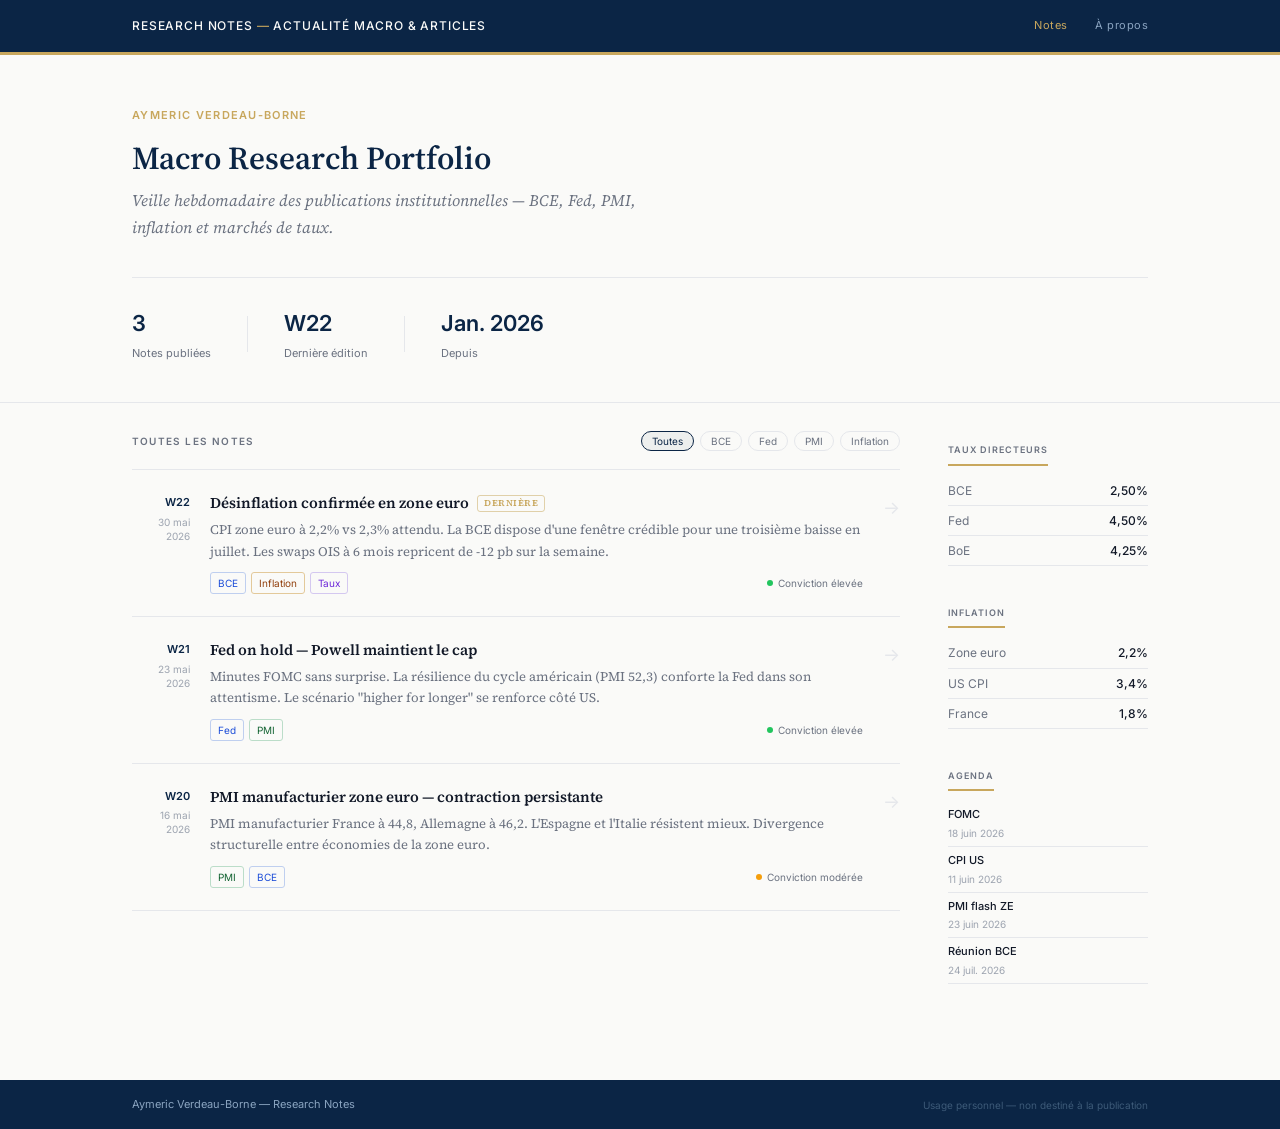
<file: index.html>
<!DOCTYPE html>
<html lang="fr">
<head>
  <meta charset="UTF-8" />
  <meta name="viewport" content="width=device-width, initial-scale=1.0" />
  <title>Research Notes — Aymeric Verdeau-Borne</title>
  <link rel="preconnect" href="https://fonts.googleapis.com" />
  <link rel="preconnect" href="https://fonts.gstatic.com" crossorigin />
  <link href="https://fonts.googleapis.com/css2?family=Inter:wght@400;500;600&family=Source+Serif+4:ital,opsz,wght@0,8..60,400;0,8..60,600;1,8..60,400&display=swap" rel="stylesheet" />
  <link rel="stylesheet" href="assets/css/style.css" />
</head>
<body>

  <!-- TOPBAR -->
  <header class="topbar">
    <div class="topbar-inner">
      <span class="logo">Research Notes <span class="logo-sep">—</span> Actualité Macro &amp; Articles</span>
      <nav class="nav">
        <a href="index.html" class="nav-link active">Notes</a>
        <a href="about.html" class="nav-link">À propos</a>
      </nav>
    </div>
  </header>

  <!-- HERO -->
  <section class="hero">
    <div class="container">
      <p class="eyebrow">Aymeric Verdeau-Borne</p>
      <h1 class="hero-title">Macro Research Portfolio</h1>
      <p class="hero-desc">Veille hebdomadaire des publications institutionnelles — BCE, Fed, PMI, inflation et marchés de taux.</p>
      <div class="hero-stats">
        <div class="stat">
          <span class="stat-val" id="note-count">—</span>
          <span class="stat-label">Notes publiées</span>
        </div>
        <div class="stat-divider"></div>
        <div class="stat">
          <span class="stat-val" id="latest-week">—</span>
          <span class="stat-label">Dernière édition</span>
        </div>
        <div class="stat-divider"></div>
        <div class="stat">
          <span class="stat-val" id="since-date">Jan. 2026</span>
          <span class="stat-label">Depuis</span>
        </div>
      </div>
    </div>
  </section>

  <!-- BODY -->
  <div class="body-layout container">

    <!-- NOTES LIST -->
    <main class="notes-col">
      <div class="col-header">
        <span class="col-title">Toutes les notes</span>
        <div class="filters" id="filters">
          <button class="pill active" data-filter="all">Toutes</button>
          <button class="pill" data-filter="BCE">BCE</button>
          <button class="pill" data-filter="Fed">Fed</button>
          <button class="pill" data-filter="PMI">PMI</button>
          <button class="pill" data-filter="Inflation">Inflation</button>
        </div>
      </div>
      <div id="notes-list">
        <!-- Injected by JS -->
        <div class="loading">Chargement des notes…</div>
      </div>
    </main>

    <!-- SIDEBAR -->
    <aside class="sidebar">
      <div class="sb-block">
        <div class="sb-label">Taux directeurs</div>
        <div class="sb-row"><span>BCE</span><span class="sb-val">2,50%</span></div>
        <div class="sb-row"><span>Fed</span><span class="sb-val">4,50%</span></div>
        <div class="sb-row"><span>BoE</span><span class="sb-val">4,25%</span></div>
      </div>
      <div class="sb-block">
        <div class="sb-label">Inflation</div>
        <div class="sb-row"><span>Zone euro</span><span class="sb-val">2,2%</span></div>
        <div class="sb-row"><span>US CPI</span><span class="sb-val">3,4%</span></div>
        <div class="sb-row"><span>France</span><span class="sb-val">1,8%</span></div>
      </div>
      <div class="sb-block">
        <div class="sb-label">Agenda</div>
        <div class="sb-event"><span class="sb-event-name">FOMC</span><span class="sb-event-date">18 juin 2026</span></div>
        <div class="sb-event"><span class="sb-event-name">CPI US</span><span class="sb-event-date">11 juin 2026</span></div>
        <div class="sb-event"><span class="sb-event-name">PMI flash ZE</span><span class="sb-event-date">23 juin 2026</span></div>
        <div class="sb-event"><span class="sb-event-name">Réunion BCE</span><span class="sb-event-date">24 juil. 2026</span></div>
      </div>
    </aside>

  </div>

  <!-- FOOTER -->
  <footer class="footer">
    <div class="footer-inner">
      <span class="footer-name">Aymeric Verdeau-Borne — Research Notes</span>
      <span class="footer-disc">Usage personnel — non destiné à la publication</span>
    </div>
  </footer>

  <script src="assets/js/notes-registry.js"></script>
  <script src="assets/js/main.js"></script>
</body>
</html>
</file>
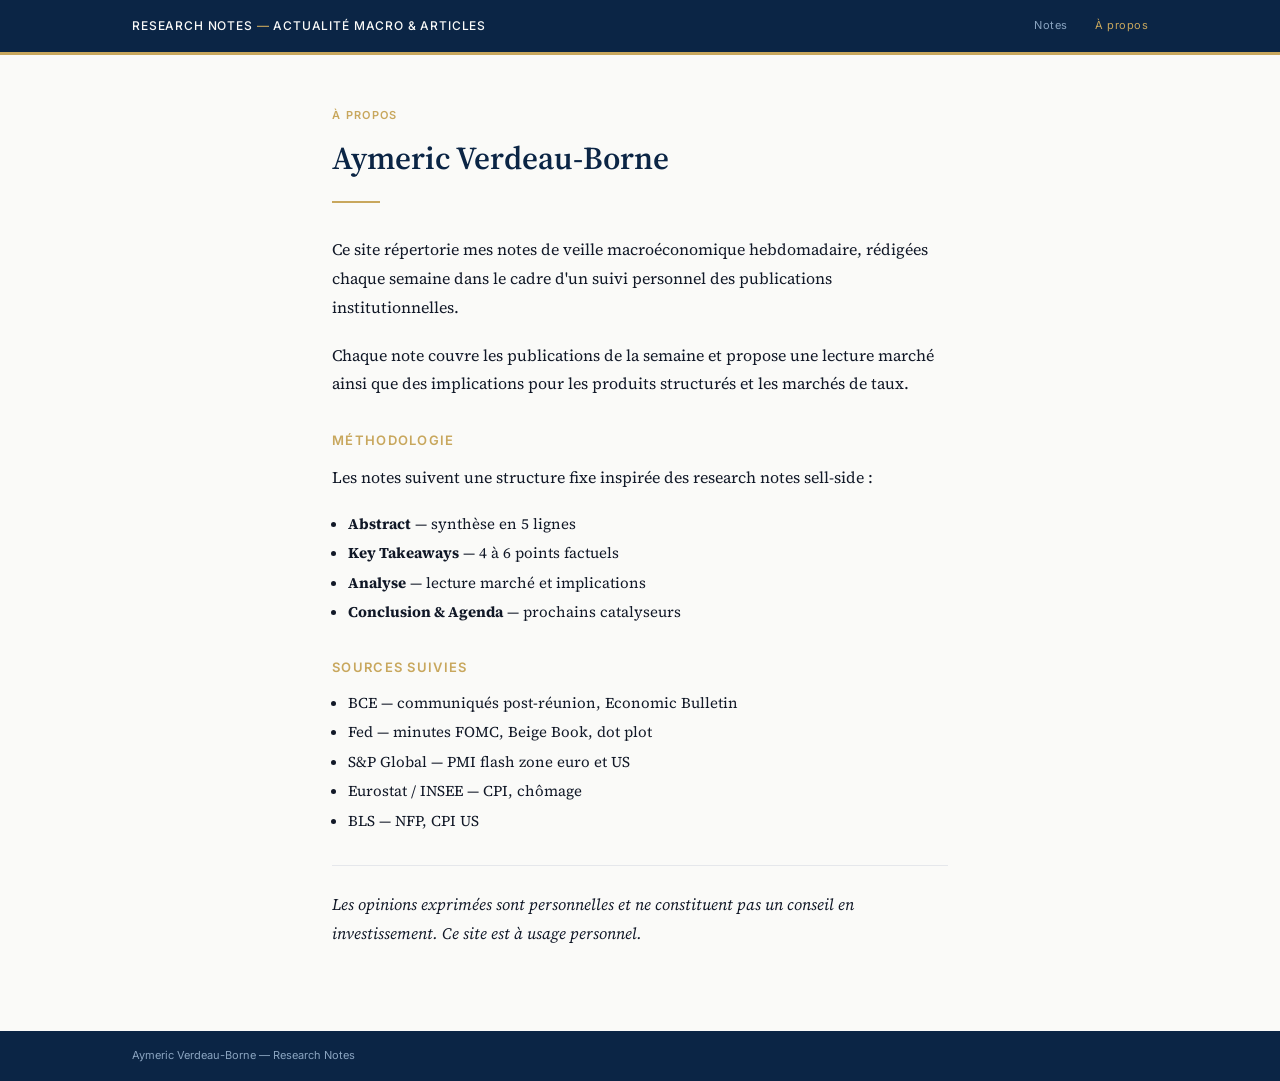
<file: about.html>
<!DOCTYPE html>
<html lang="fr">
<head>
  <meta charset="UTF-8" />
  <meta name="viewport" content="width=device-width, initial-scale=1.0" />
  <title>À propos — Research Notes</title>
  <link rel="preconnect" href="https://fonts.googleapis.com" />
  <link rel="preconnect" href="https://fonts.gstatic.com" crossorigin />
  <link href="https://fonts.googleapis.com/css2?family=Inter:wght@400;500;600&family=Source+Serif+4:ital,opsz,wght@0,8..60,400;0,8..60,600;1,8..60,400&display=swap" rel="stylesheet" />
  <link rel="stylesheet" href="assets/css/style.css" />
</head>
<body>

  <header class="topbar">
    <div class="topbar-inner">
      <a href="index.html" class="logo">Research Notes <span class="logo-sep">—</span> Actualité Macro &amp; Articles</a>
      <nav class="nav">
        <a href="index.html" class="nav-link">Notes</a>
        <a href="about.html" class="nav-link active">À propos</a>
      </nav>
    </div>
  </header>

  <div class="about-layout container">
    <div class="about-content">
      <p class="eyebrow">À propos</p>
      <h1 class="hero-title">Aymeric Verdeau-Borne</h1>
      <div class="note-gold-rule" style="margin: 1.5rem 0 2rem;"></div>

      <div class="about-body">
        <p>Ce site répertorie mes notes de veille macroéconomique hebdomadaire, rédigées chaque semaine dans le cadre d'un suivi personnel des publications institutionnelles.</p>
        <p>Chaque note couvre les publications de la semaine et propose une lecture marché ainsi que des implications pour les produits structurés et les marchés de taux.</p>
        <h2>Méthodologie</h2>
        <p>Les notes suivent une structure fixe inspirée des research notes sell-side :</p>
        <ul>
          <li><strong>Abstract</strong> — synthèse en 5 lignes</li>
          <li><strong>Key Takeaways</strong> — 4 à 6 points factuels</li>
          <li><strong>Analyse</strong> — lecture marché et implications</li>
          <li><strong>Conclusion &amp; Agenda</strong> — prochains catalyseurs</li>
        </ul>
        <h2>Sources suivies</h2>
        <ul>
          <li>BCE — communiqués post-réunion, Economic Bulletin</li>
          <li>Fed — minutes FOMC, Beige Book, dot plot</li>
          <li>S&amp;P Global — PMI flash zone euro et US</li>
          <li>Eurostat / INSEE — CPI, chômage</li>
          <li>BLS — NFP, CPI US</li>
        </ul>
        <p class="about-disclaimer">Les opinions exprimées sont personnelles et ne constituent pas un conseil en investissement. Ce site est à usage personnel.</p>
      </div>
    </div>
  </div>

  <footer class="footer">
    <div class="footer-inner">
      <span class="footer-name">Aymeric Verdeau-Borne — Research Notes</span>
    </div>
  </footer>

</body>
</html>
</file>
<file: assets/css/style.css>
/* ── RESET & BASE ─────────────────────────────────────────── */
*, *::before, *::after { box-sizing: border-box; margin: 0; padding: 0; }

:root {
  --navy:   #0B2545;
  --gold:   #C8A75D;
  --blue2:  #1D4ED8;
  --gray:   #6B7280;
  --lgray:  #F3F4F6;
  --text:   #111827;
  --bg:     #FAFAF8;
  --border: #E5E7EB;
  --white:  #FFFFFF;
}

html { font-size: 16px; scroll-behavior: smooth; }

body {
  background: var(--bg);
  color: var(--text);
  font-family: 'Inter', sans-serif;
  line-height: 1.6;
  -webkit-font-smoothing: antialiased;
}

a { color: inherit; text-decoration: none; }

/* ── LAYOUT ───────────────────────────────────────────────── */
.container { max-width: 1080px; margin: 0 auto; padding: 0 2rem; }

/* ── TOPBAR ───────────────────────────────────────────────── */
.topbar {
  background: var(--navy);
  position: sticky; top: 0; z-index: 100;
  border-bottom: 3px solid var(--gold);
}
.topbar-inner {
  max-width: 1080px; margin: 0 auto; padding: 0 2rem;
  height: 52px; display: flex; align-items: center; justify-content: space-between;
}
.logo {
  font-size: 12px; font-weight: 500; color: #FAFAF8;
  letter-spacing: 0.07em; text-transform: uppercase;
}
.logo-sep { color: var(--gold); }
.nav { display: flex; gap: 28px; }
.nav-link { font-size: 11px; color: #8AA4C0; letter-spacing: 0.04em; transition: color 0.15s; }
.nav-link:hover, .nav-link.active { color: var(--gold); }

/* ── HERO ─────────────────────────────────────────────────── */
.hero {
  background: var(--bg);
  border-bottom: 1px solid var(--border);
  padding: 52px 0 40px;
}
.eyebrow {
  font-size: 11px; font-weight: 600; color: var(--gold);
  letter-spacing: 0.12em; text-transform: uppercase; margin-bottom: 14px;
}
.hero-title {
  font-family: 'Source Serif 4', Georgia, serif;
  font-size: 32px; font-weight: 600; color: var(--navy);
  line-height: 1.2; margin-bottom: 10px;
}
.hero-desc {
  font-family: 'Source Serif 4', Georgia, serif;
  font-size: 16px; color: var(--gray); font-style: italic;
  max-width: 560px; line-height: 1.7;
}
.hero-stats {
  display: flex; align-items: center; gap: 0;
  margin-top: 36px; padding-top: 28px;
  border-top: 1px solid var(--border);
}
.stat { padding-right: 36px; }
.stat-val { display: block; font-size: 22px; font-weight: 600; color: var(--navy); }
.stat-label { display: block; font-size: 11px; color: var(--gray); margin-top: 3px; }
.stat-divider { width: 1px; height: 36px; background: var(--border); margin-right: 36px; }

/* ── BODY LAYOUT ──────────────────────────────────────────── */
.body-layout {
  display: flex; gap: 48px;
  padding-top: 0; padding-bottom: 64px;
}
.notes-col { flex: 1; min-width: 0; }
.sidebar { width: 200px; min-width: 200px; padding-top: 32px; }

/* ── COL HEADER ───────────────────────────────────────────── */
.col-header {
  display: flex; align-items: center; justify-content: space-between;
  padding: 28px 0 18px;
  border-bottom: 1px solid var(--border);
}
.col-title {
  font-size: 10px; font-weight: 600; color: var(--gray);
  letter-spacing: 0.12em; text-transform: uppercase;
}
.filters { display: flex; gap: 6px; flex-wrap: wrap; }
.pill {
  font-size: 10px; color: var(--gray);
  border: 0.5px solid var(--border); border-radius: 20px;
  padding: 3px 10px; cursor: pointer; background: transparent;
  font-family: 'Inter', sans-serif; transition: all 0.15s;
}
.pill:hover { border-color: var(--navy); color: var(--navy); }
.pill.active { color: var(--navy); border-color: var(--navy); background: rgba(11,37,69,0.05); }

/* ── NOTE ROW ─────────────────────────────────────────────── */
.note-row {
  display: flex; align-items: flex-start; gap: 20px;
  padding: 22px 0; border-bottom: 0.5px solid var(--border);
  cursor: pointer; transition: background 0.1s;
  text-decoration: none; color: inherit;
}
.note-row:hover .note-row-title { color: var(--blue2); }
.note-row:hover .note-arrow { color: var(--blue2); }

.note-meta-col { min-width: 58px; text-align: right; padding-top: 2px; flex-shrink: 0; }
.note-week { font-size: 11px; font-weight: 600; color: var(--navy); }
.note-datestr { font-size: 10px; color: #9CA3AF; margin-top: 3px; line-height: 1.4; }

.note-body { flex: 1; min-width: 0; }
.note-row-title {
  font-family: 'Source Serif 4', Georgia, serif;
  font-size: 15px; font-weight: 600; color: var(--text);
  line-height: 1.4; margin-bottom: 6px;
  transition: color 0.15s;
}
.note-latest {
  display: inline-block; font-size: 9px; font-weight: 600;
  color: var(--gold); border: 0.5px solid rgba(200,167,93,0.5);
  border-radius: 3px; padding: 1px 6px; margin-left: 8px;
  letter-spacing: 0.06em; text-transform: uppercase;
  vertical-align: middle; position: relative; top: -1px;
}
.note-excerpt {
  font-family: 'Source Serif 4', Georgia, serif;
  font-size: 13px; color: var(--gray); line-height: 1.65;
}
.note-footer { display: flex; align-items: center; justify-content: space-between; margin-top: 10px; }
.tags { display: flex; gap: 5px; flex-wrap: wrap; }
.tag {
  font-size: 10px; border: 0.5px solid var(--border);
  border-radius: 3px; padding: 2px 7px;
}
.tag-bce  { color: var(--blue2); border-color: #bfcfef; }
.tag-fed  { color: var(--blue2); border-color: #bfcfef; }
.tag-pmi  { color: #166534; border-color: #bbddc9; }
.tag-inflation { color: #92400e; border-color: #e3c99a; }
.tag-taux { color: #6D28D9; border-color: #d4c8f0; }
.tag-emploi { color: #065F46; border-color: #a7d5c0; }
.tag-default { color: var(--gray); }

.conviction {
  display: flex; align-items: center; gap: 5px;
  font-size: 10px; color: var(--gray); flex-shrink: 0;
}
.conviction-dot { width: 6px; height: 6px; border-radius: 50%; }
.dot-high { background: #22C55E; }
.dot-med  { background: #F59E0B; }
.dot-low  { background: #EF4444; }

.note-arrow { color: var(--border); font-size: 18px; padding-top: 2px; flex-shrink: 0; transition: color 0.15s; }

.loading { padding: 2rem 0; color: var(--gray); font-size: 14px; }

/* ── SIDEBAR ──────────────────────────────────────────────── */
.sb-block { margin-bottom: 32px; }
.sb-label {
  font-size: 9px; font-weight: 600; color: var(--gray);
  letter-spacing: 0.12em; text-transform: uppercase;
  margin-bottom: 10px; padding-bottom: 6px;
  border-bottom: 2px solid var(--gold); display: inline-block;
}
.sb-row {
  display: flex; justify-content: space-between;
  font-size: 12px; padding: 5px 0;
  border-bottom: 0.5px solid var(--border); color: var(--gray);
}
.sb-val { font-weight: 500; color: var(--text); }
.sb-event { padding: 5px 0; border-bottom: 0.5px solid var(--border); }
.sb-event-name { display: block; font-size: 11px; font-weight: 500; color: var(--text); }
.sb-event-date { display: block; font-size: 10px; color: #9CA3AF; margin-top: 1px; }

/* ── FOOTER ───────────────────────────────────────────────── */
.footer { background: var(--navy); padding: 16px 0; }
.footer-inner {
  max-width: 1080px; margin: 0 auto; padding: 0 2rem;
  display: flex; justify-content: space-between; align-items: center;
}
.footer-name { font-size: 11px; color: #8AA4C0; }
.footer-disc { font-size: 10px; color: #3D5A78; }

/* ── NOTE PAGE ────────────────────────────────────────────── */
.note-header-band {
  background: var(--navy);
  border-bottom: 1px solid rgba(255,255,255,0.08);
  padding: 12px 0;
}
.note-header-inner {
  display: flex; align-items: center; justify-content: space-between;
}
.back-link { font-size: 12px; color: #8AA4C0; transition: color 0.15s; }
.back-link:hover { color: var(--gold); }
.note-header-meta { display: flex; align-items: center; gap: 12px; }
.note-header-week { font-size: 11px; font-weight: 600; color: var(--gold); letter-spacing: 0.06em; }
.note-header-date { font-size: 11px; color: #4A6A8A; }

.note-layout {
  display: flex; gap: 48px;
  padding-top: 48px; padding-bottom: 64px;
}
.note-article { flex: 1; min-width: 0; }
.note-sidebar { width: 200px; min-width: 200px; padding-top: 8px; }

.note-title-block { margin-bottom: 32px; }
.note-main-title {
  font-family: 'Source Serif 4', Georgia, serif;
  font-size: 30px; font-weight: 600; color: var(--navy);
  line-height: 1.25; margin-bottom: 10px; margin-top: 8px;
}
.note-subtitle {
  font-family: 'Source Serif 4', Georgia, serif;
  font-size: 17px; color: var(--gray); font-style: italic;
  line-height: 1.5; margin-bottom: 18px;
}
.note-meta-row { display: flex; align-items: center; gap: 12px; flex-wrap: wrap; margin-bottom: 20px; }
.note-gold-rule { height: 2px; background: var(--gold); width: 48px; margin-top: 8px; }

/* ── DOWNLOAD BAR ─────────────────────────────────────────── */
.download-bar {
  display: flex; gap: 10px; margin-bottom: 32px;
  padding: 14px 16px;
  background: var(--lgray); border: 0.5px solid var(--border);
  border-radius: 6px;
}
.download-btn {
  display: inline-flex; align-items: center; gap: 7px;
  font-size: 12px; font-weight: 500; color: var(--navy);
  border: 0.5px solid var(--navy); border-radius: 4px;
  padding: 6px 12px; background: var(--white);
  cursor: pointer; transition: all 0.15s; font-family: 'Inter', sans-serif;
  text-decoration: none;
}
.download-btn:hover { background: var(--navy); color: var(--white); }
.download-btn .icon { font-size: 14px; }

/* ── NOTE CONTENT (Markdown rendered) ────────────────────── */
.note-content { font-family: 'Source Serif 4', Georgia, serif; }
.note-content h2 {
  font-family: 'Inter', sans-serif;
  font-size: 13px; font-weight: 600; color: var(--gold);
  letter-spacing: 0.1em; text-transform: uppercase;
  margin-top: 2.5rem; margin-bottom: 0.5rem;
}
.note-content h3 {
  font-family: 'Inter', sans-serif;
  font-size: 16px; font-weight: 600; color: var(--navy);
  margin-top: 1.5rem; margin-bottom: 0.5rem;
}
.note-content p {
  font-size: 16px; line-height: 1.8; color: var(--text);
  margin-bottom: 1rem; text-align: justify;
}
.note-content ul {
  margin: 0.5rem 0 1.2rem 0; padding: 0;
  list-style: none;
}
.note-content ul li {
  font-size: 15px; color: var(--text); line-height: 1.7;
  padding: 6px 0 6px 20px; border-bottom: 0.5px solid var(--border);
  position: relative;
}
.note-content ul li::before {
  content: '—'; color: var(--gold);
  position: absolute; left: 0; font-family: 'Inter', sans-serif;
}
.note-content hr {
  border: none; border-top: 1px solid var(--border);
  margin: 2rem 0;
}
.note-content blockquote {
  border-left: 3px solid var(--gold);
  background: rgba(200,167,93,0.06);
  padding: 1rem 1.25rem; margin: 1.5rem 0;
  font-style: italic; color: var(--gray);
  border-radius: 0 4px 4px 0;
}
.note-content strong { font-weight: 600; color: var(--navy); }
.note-content table {
  width: 100%; border-collapse: collapse; margin: 1.5rem 0;
  font-family: 'Inter', sans-serif; font-size: 13px;
}
.note-content th {
  background: var(--navy); color: var(--white);
  padding: 8px 12px; text-align: left; font-weight: 500;
}
.note-content td {
  padding: 8px 12px; border-bottom: 0.5px solid var(--border);
  color: var(--text);
}
.note-content tr:nth-child(even) td { background: var(--lgray); }

/* section divider after h2 */
.note-content h2 + * { margin-top: 0.75rem; }

/* conviction badge */
.conviction-badge, .conviction-block {
  font-size: 11px; display: flex; align-items: center; gap: 6px; color: var(--gray);
}

/* about page */
.about-layout { padding-top: 52px; padding-bottom: 64px; max-width: 680px; }
.about-body p { font-family: 'Source Serif 4', Georgia, serif; font-size: 16px; line-height: 1.8; margin-bottom: 1.2rem; color: var(--text); }
.about-body h2 { font-family: 'Inter', sans-serif; font-size: 13px; font-weight: 600; color: var(--gold); letter-spacing: 0.1em; text-transform: uppercase; margin: 2rem 0 0.75rem; }
.about-body ul { margin: 0.5rem 0 1.2rem 1rem; }
.about-body li { font-family: 'Source Serif 4', Georgia, serif; font-size: 15px; line-height: 1.7; color: var(--text); margin-bottom: 4px; }
.about-disclaimer { font-size: 13px; color: var(--gray); font-style: italic; border-top: 1px solid var(--border); padding-top: 1.5rem; margin-top: 2rem; }

/* ── RESPONSIVE ───────────────────────────────────────────── */
@media (max-width: 768px) {
  .body-layout { flex-direction: column; }
  .sidebar { width: 100%; }
  .note-layout { flex-direction: column; }
  .note-sidebar { width: 100%; }
  .hero-stats { flex-wrap: wrap; gap: 16px; }
  .stat-divider { display: none; }
  .topbar-inner { padding: 0 1rem; }
  .container { padding: 0 1rem; }
  .col-header { flex-direction: column; align-items: flex-start; gap: 12px; }
}
</file>
